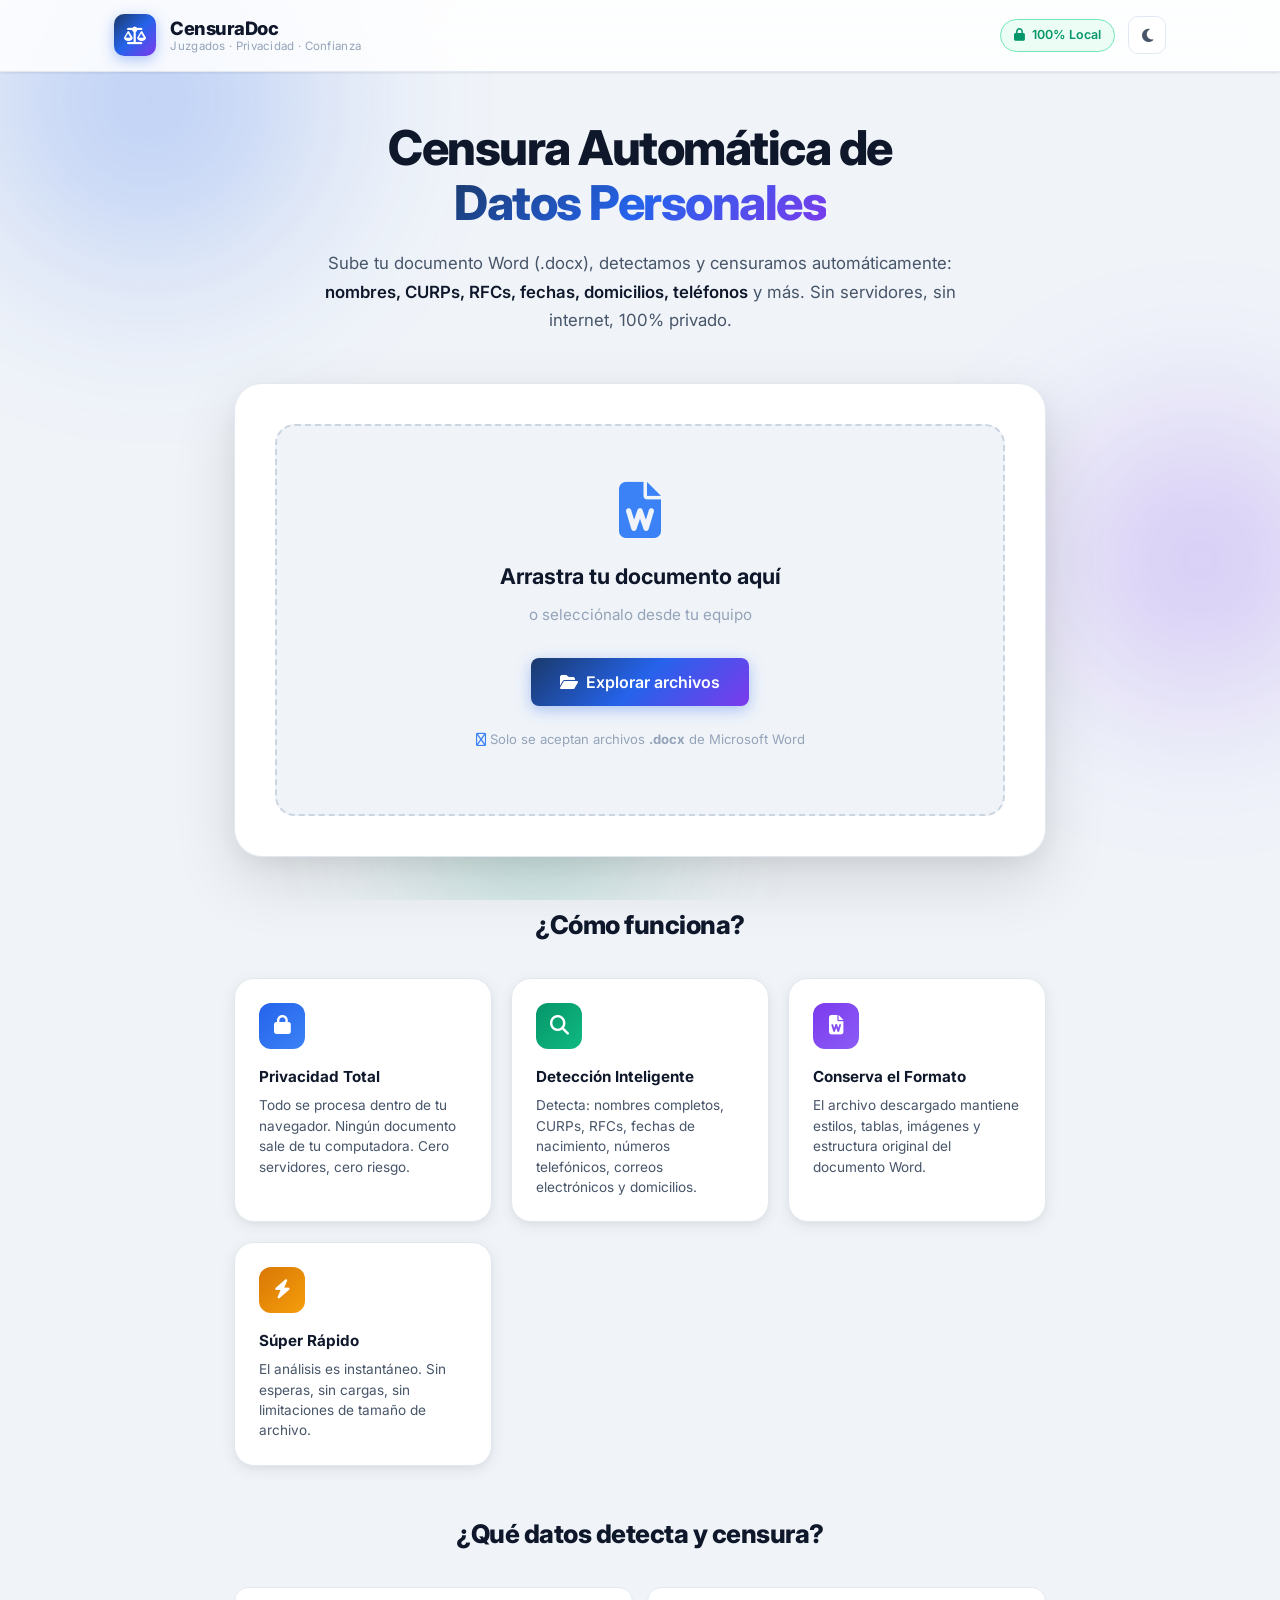
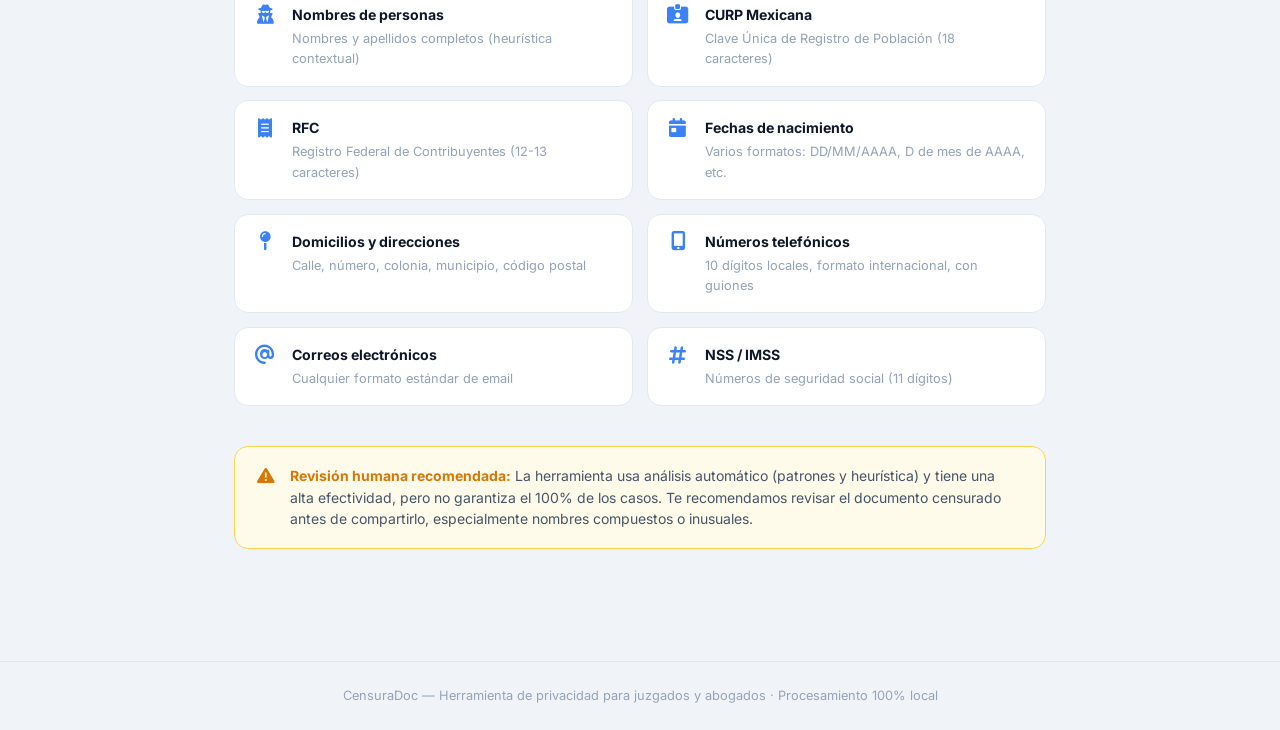
<file: index.html>
<!DOCTYPE html>
<html lang="es">
<head>
    <meta charset="UTF-8">
    <meta name="viewport" content="width=device-width, initial-scale=1.0">
    <meta name="description" content="Plataforma de Censura Judicial - Protección automática de datos personales en documentos Word. 100% local, sin internet.">
    <title>CensuraDoc — Protección de Datos Judiciales</title>
    <link href="https://fonts.googleapis.com/css2?family=Inter:wght@300;400;500;600;700;800&display=swap" rel="stylesheet">
    <link href="https://cdnjs.cloudflare.com/ajax/libs/font-awesome/6.5.0/css/all.min.css" rel="stylesheet">
    <link rel="stylesheet" href="style.css">
</head>
<body>

    <div class="bg-orbs">
        <div class="orb orb-1"></div>
        <div class="orb orb-2"></div>
        <div class="orb orb-3"></div>
    </div>

    <!-- HEADER -->
    <header class="site-header">
        <div class="header-inner">
            <div class="brand">
                <div class="brand-logo">
                    <i class="fa-solid fa-scale-balanced"></i>
                </div>
                <div class="brand-text">
                    <span class="brand-name">CensuraDoc</span>
                    <span class="brand-tagline">Juzgados · Privacidad · Confianza</span>
                </div>
            </div>
            <div class="header-badges">
                <span class="badge badge-secure"><i class="fa-solid fa-lock"></i> 100% Local</span>
                <button id="theme-toggle" class="theme-btn" aria-label="Cambiar tema">
                    <i class="fa-solid fa-moon"></i>
                </button>
            </div>
        </div>
    </header>

    <main class="main-content">

        <!-- HERO SECTION -->
        <section class="hero">
            <h1>Censura Automática de<br><span class="gradient-text">Datos Personales</span></h1>
            <p class="hero-subtitle">Sube tu documento Word (.docx), detectamos y censuramos automáticamente: <strong>nombres, CURPs, RFCs, fechas, domicilios, teléfonos</strong> y más. Sin servidores, sin internet, 100% privado.</p>
        </section>

        <!-- MAIN TOOL CARD -->
        <section class="tool-card" id="tool-card">

            <!-- STEP 1: DROP ZONE -->
            <div id="step-upload" class="step step-active">
                <div id="drop-area" class="drop-zone">
                    <div class="drop-zone-content">
                        <div class="drop-icon-wrapper">
                            <i class="fa-solid fa-file-word drop-icon"></i>
                            <div class="drop-icon-ring"></div>
                        </div>
                        <h2>Arrastra tu documento aquí</h2>
                        <p>o selecciónalo desde tu equipo</p>
                        <input type="file" id="file-input" accept=".docx" hidden>
                        <button id="browse-btn" class="btn btn-primary btn-lg" onclick="document.getElementById('file-input').click()">
                            <i class="fa-solid fa-folder-open"></i> Explorar archivos
                        </button>
                        <p class="format-note"><i class="fa-regular fa-circle-info"></i> Solo se aceptan archivos <strong>.docx</strong> de Microsoft Word</p>
                    </div>
                </div>
                <div id="error-banner" class="error-banner hidden">
                    <i class="fa-solid fa-triangle-exclamation"></i>
                    <span id="error-text"></span>
                </div>
            </div>

            <!-- STEP 2: PROCESSING -->
            <div id="step-processing" class="step hidden">
                <div class="processing-view">
                    <div class="file-pill">
                        <i class="fa-solid fa-file-word"></i>
                        <span id="file-name-display">documento.docx</span>
                    </div>
                    <div class="progress-section">
                        <div class="progress-header">
                            <span id="progress-label" class="progress-label">Iniciando análisis...</span>
                            <span id="progress-pct" class="progress-pct">0%</span>
                        </div>
                        <div class="progress-track">
                            <div id="progress-bar" class="progress-bar-fill"></div>
                        </div>
                    </div>
                    <div class="scan-animation">
                        <div class="scan-line"></div>
                        <div class="scan-item"><i class="fa-solid fa-user-shield"></i> Buscando nombres...</div>
                        <div class="scan-item"><i class="fa-solid fa-id-card"></i> Analizando CURPs y RFCs...</div>
                        <div class="scan-item"><i class="fa-solid fa-calendar-days"></i> Detectando fechas...</div>
                        <div class="scan-item"><i class="fa-solid fa-location-dot"></i> Identificando domicilios...</div>
                        <div class="scan-item"><i class="fa-solid fa-phone"></i> Rastreando teléfonos...</div>
                    </div>
                </div>
            </div>

            <!-- STEP 3: RESULTS -->
            <div id="step-results" class="step hidden">
                <div class="results-view">
                    <div class="success-banner">
                        <div class="success-icon"><i class="fa-solid fa-shield-check"></i></div>
                        <div>
                            <h3>¡Documento censurado con éxito!</h3>
                            <p id="stats-summary">Se encontraron y censuraron datos personales.</p>
                        </div>
                    </div>

                    <!-- STATS GRID -->
                    <div class="stats-grid" id="stats-grid">
                        <div class="stat-chip" id="stat-names">
                            <i class="fa-solid fa-user"></i>
                            <div class="stat-info">
                                <span class="stat-count" id="count-names">0</span>
                                <span class="stat-label">Nombres</span>
                            </div>
                        </div>
                        <div class="stat-chip" id="stat-curp">
                            <i class="fa-solid fa-id-card"></i>
                            <div class="stat-info">
                                <span class="stat-count" id="count-curp">0</span>
                                <span class="stat-label">CURPs</span>
                            </div>
                        </div>
                        <div class="stat-chip" id="stat-rfc">
                            <i class="fa-solid fa-file-invoice"></i>
                            <div class="stat-info">
                                <span class="stat-count" id="count-rfc">0</span>
                                <span class="stat-label">RFCs</span>
                            </div>
                        </div>
                        <div class="stat-chip" id="stat-dates">
                            <i class="fa-solid fa-calendar-days"></i>
                            <div class="stat-info">
                                <span class="stat-count" id="count-dates">0</span>
                                <span class="stat-label">Fechas</span>
                            </div>
                        </div>
                        <div class="stat-chip" id="stat-phones">
                            <i class="fa-solid fa-phone"></i>
                            <div class="stat-info">
                                <span class="stat-count" id="count-phones">0</span>
                                <span class="stat-label">Teléfonos</span>
                            </div>
                        </div>
                        <div class="stat-chip" id="stat-emails">
                            <i class="fa-solid fa-envelope"></i>
                            <div class="stat-info">
                                <span class="stat-count" id="count-emails">0</span>
                                <span class="stat-label">Correos</span>
                            </div>
                        </div>
                        <div class="stat-chip" id="stat-addr">
                            <i class="fa-solid fa-location-dot"></i>
                            <div class="stat-info">
                                <span class="stat-count" id="count-addr">0</span>
                                <span class="stat-label">Domicilios</span>
                            </div>
                        </div>
                        <div class="stat-chip stat-total">
                            <i class="fa-solid fa-shield-halved"></i>
                            <div class="stat-info">
                                <span class="stat-count" id="count-total">0</span>
                                <span class="stat-label">Total</span>
                            </div>
                        </div>
                    </div>

                    <!-- REDACTION MODE TOGGLE -->
                    <div class="mode-selector">
                        <p class="mode-label"><i class="fa-solid fa-paintbrush"></i> Modo de censura en el documento:</p>
                        <div class="mode-tabs">
                            <button class="mode-tab active" data-mode="block" id="mode-block">
                                <span class="mode-preview-block">████████</span>
                                <span>Barra negra</span>
                            </button>
                            <button class="mode-tab" data-mode="bold" id="mode-bold">
                                <span class="mode-preview-bold">[DATOS PERSONALES]</span>
                                <span>Etiqueta negrita</span>
                            </button>
                            <button class="mode-tab" data-mode="asterisk" id="mode-asterisk">
                                <span class="mode-preview-asterisk">••••••••</span>
                                <span>Puntos</span>
                            </button>
                        </div>
                    </div>

                    <!-- ACTIONS -->
                    <div class="result-actions">
                        <button id="download-btn" class="btn btn-success btn-lg btn-full">
                            <i class="fa-solid fa-download"></i> Descargar Documento Censurado
                        </button>
                        <button id="reset-btn" class="btn btn-outline btn-lg btn-full">
                            <i class="fa-solid fa-rotate-left"></i> Censurar otro documento
                        </button>
                    </div>
                </div>
            </div>

        </section>

        <!-- HOW IT WORKS -->
        <section class="features-section">
            <h2 class="section-title">¿Cómo funciona?</h2>
            <div class="features-grid">
                <div class="feature-card">
                    <div class="feature-icon fc-blue"><i class="fa-solid fa-lock"></i></div>
                    <h3>Privacidad Total</h3>
                    <p>Todo se procesa dentro de tu navegador. Ningún documento sale de tu computadora. Cero servidores, cero riesgo.</p>
                </div>
                <div class="feature-card">
                    <div class="feature-icon fc-green"><i class="fa-solid fa-magnifying-glass"></i></div>
                    <h3>Detección Inteligente</h3>
                    <p>Detecta: nombres completos, CURPs, RFCs, fechas de nacimiento, números telefónicos, correos electrónicos y domicilios.</p>
                </div>
                <div class="feature-card">
                    <div class="feature-icon fc-purple"><i class="fa-solid fa-file-word"></i></div>
                    <h3>Conserva el Formato</h3>
                    <p>El archivo descargado mantiene estilos, tablas, imágenes y estructura original del documento Word.</p>
                </div>
                <div class="feature-card">
                    <div class="feature-icon fc-orange"><i class="fa-solid fa-bolt"></i></div>
                    <h3>Súper Rápido</h3>
                    <p>El análisis es instantáneo. Sin esperas, sin cargas, sin limitaciones de tamaño de archivo.</p>
                </div>
            </div>
        </section>

        <!-- WHAT IT DETECTS -->
        <section class="detects-section">
            <h2 class="section-title">¿Qué datos detecta y censura?</h2>
            <div class="detects-grid">
                <div class="detect-item">
                    <i class="fa-solid fa-user-secret"></i>
                    <div>
                        <strong>Nombres de personas</strong>
                        <span>Nombres y apellidos completos (heurística contextual)</span>
                    </div>
                </div>
                <div class="detect-item">
                    <i class="fa-solid fa-id-card-clip"></i>
                    <div>
                        <strong>CURP Mexicana</strong>
                        <span>Clave Única de Registro de Población (18 caracteres)</span>
                    </div>
                </div>
                <div class="detect-item">
                    <i class="fa-solid fa-receipt"></i>
                    <div>
                        <strong>RFC</strong>
                        <span>Registro Federal de Contribuyentes (12-13 caracteres)</span>
                    </div>
                </div>
                <div class="detect-item">
                    <i class="fa-solid fa-calendar-day"></i>
                    <div>
                        <strong>Fechas de nacimiento</strong>
                        <span>Varios formatos: DD/MM/AAAA, D de mes de AAAA, etc.</span>
                    </div>
                </div>
                <div class="detect-item">
                    <i class="fa-solid fa-map-pin"></i>
                    <div>
                        <strong>Domicilios y direcciones</strong>
                        <span>Calle, número, colonia, municipio, código postal</span>
                    </div>
                </div>
                <div class="detect-item">
                    <i class="fa-solid fa-mobile-screen-button"></i>
                    <div>
                        <strong>Números telefónicos</strong>
                        <span>10 dígitos locales, formato internacional, con guiones</span>
                    </div>
                </div>
                <div class="detect-item">
                    <i class="fa-solid fa-at"></i>
                    <div>
                        <strong>Correos electrónicos</strong>
                        <span>Cualquier formato estándar de email</span>
                    </div>
                </div>
                <div class="detect-item">
                    <i class="fa-solid fa-hashtag"></i>
                    <div>
                        <strong>NSS / IMSS</strong>
                        <span>Números de seguridad social (11 dígitos)</span>
                    </div>
                </div>
            </div>
        </section>

        <!-- DISCLAIMER -->
        <section class="disclaimer">
            <i class="fa-solid fa-triangle-exclamation"></i>
            <div>
                <strong>Revisión humana recomendada:</strong> La herramienta usa análisis automático (patrones y heurística) y tiene una alta efectividad, pero no garantiza el 100% de los casos. Te recomendamos revisar el documento censurado antes de compartirlo, especialmente nombres compuestos o inusuales.
            </div>
        </section>

    </main>

    <footer class="site-footer">
        <p>CensuraDoc — Herramienta de privacidad para juzgados y abogados · Procesamiento 100% local</p>
    </footer>

    <!-- JSZip: primero local (funciona sin internet / USB), luego CDN como respaldo -->
    <script src="jszip.min.js"></script>
    <script>
        if (typeof JSZip === 'undefined') {
            // Fallback a CDN si el archivo local no está disponible
            var s = document.createElement('script');
            s.src = 'https://cdnjs.cloudflare.com/ajax/libs/jszip/3.10.1/jszip.min.js';
            document.head.appendChild(s);
        }
    </script>
    <script src="logic.js"></script>
</body>
</html>
</file>
<file: style.css>
/* ==========================================================
   CensuraDoc — Estilos Premium para Herramienta Judicial
   ========================================================== */

:root {
    /* Color Palette – Light Mode */
    --bg: #f0f4f9;
    --bg-card: #ffffff;
    --bg-glass: rgba(255, 255, 255, 0.85);
    --border: #e2e8f0;
    --border-strong: #cbd5e0;

    --primary: #1a3a6b;
    --primary-light: #2b5da3;
    --primary-glow: rgba(43, 93, 163, 0.15);

    --accent: #3b82f6;
    --accent-2: #8b5cf6;

    --text-h: #0f172a;
    --text-p: #475569;
    --text-muted: #94a3b8;

    --success: #059669;
    --success-light: #ecfdf5;
    --success-border: #6ee7b7;

    --danger: #dc2626;
    --danger-light: #fef2f2;
    --danger-border: #fca5a5;

    --warning: #d97706;
    --warning-light: #fffbeb;
    --warning-border: #fcd34d;

    --gradient-hero: linear-gradient(135deg, #1a3a6b 0%, #2563eb 50%, #7c3aed 100%);
    --shadow-sm: 0 1px 3px rgba(0,0,0,0.06), 0 1px 2px rgba(0,0,0,0.04);
    --shadow-md: 0 4px 16px rgba(0,0,0,0.07), 0 2px 6px rgba(0,0,0,0.04);
    --shadow-lg: 0 12px 40px rgba(0,0,0,0.10), 0 4px 12px rgba(0,0,0,0.05);
    --shadow-xl: 0 24px 64px rgba(0,0,0,0.12), 0 8px 24px rgba(0,0,0,0.06);

    --radius-sm: 8px;
    --radius-md: 14px;
    --radius-lg: 20px;
    --radius-xl: 28px;

    --transition: all 0.25s cubic-bezier(0.4, 0, 0.2, 1);
}

/* ---- Dark Mode ---- */
[data-theme="dark"] {
    --bg: #0d1117;
    --bg-card: #161b22;
    --bg-glass: rgba(22, 27, 34, 0.9);
    --border: #21262d;
    --border-strong: #30363d;

    --primary: #58a6ff;
    --primary-light: #79c0ff;
    --primary-glow: rgba(88, 166, 255, 0.1);

    --accent: #58a6ff;
    --accent-2: #a78bfa;

    --text-h: #f0f6fc;
    --text-p: #8b949e;
    --text-muted: #6e7681;

    --success: #3fb950;
    --success-light: #0f2a1a;
    --success-border: #238636;

    --danger: #f85149;
    --danger-light: #2a0e0e;
    --danger-border: #6e2020;

    --warning: #e3b341;
    --warning-light: #2a1f08;
    --warning-border: #6e5120;

    --shadow-sm: 0 1px 3px rgba(0,0,0,0.3);
    --shadow-md: 0 4px 16px rgba(0,0,0,0.35);
    --shadow-lg: 0 12px 40px rgba(0,0,0,0.4);
    --shadow-xl: 0 24px 64px rgba(0,0,0,0.5);
}

/* ==========================================================
   RESET & BASE
   ========================================================== */
*, *::before, *::after {
    margin: 0;
    padding: 0;
    box-sizing: border-box;
}

html { scroll-behavior: smooth; }

body {
    font-family: 'Inter', -apple-system, BlinkMacSystemFont, 'Segoe UI', sans-serif;
    background-color: var(--bg);
    color: var(--text-p);
    min-height: 100vh;
    line-height: 1.6;
    transition: background-color 0.3s ease, color 0.3s ease;
    overflow-x: hidden;
}

/* ==========================================================
   BACKGROUND ORBS
   ========================================================== */
.bg-orbs { position: fixed; inset: 0; overflow: hidden; pointer-events: none; z-index: 0; }

.orb {
    position: absolute;
    border-radius: 50%;
    filter: blur(80px);
    opacity: 0.35;
    animation: orbFloat 12s ease-in-out infinite;
}

.orb-1 {
    width: 500px; height: 500px;
    top: -150px; left: -100px;
    background: radial-gradient(circle, #2563eb, transparent 70%);
    animation-delay: 0s;
}
.orb-2 {
    width: 400px; height: 400px;
    top: 40%; right: -120px;
    background: radial-gradient(circle, #7c3aed, transparent 70%);
    animation-delay: -4s;
}
.orb-3 {
    width: 300px; height: 300px;
    bottom: -80px; left: 30%;
    background: radial-gradient(circle, #059669, transparent 70%);
    animation-delay: -8s;
}

[data-theme="dark"] .orb { opacity: 0.12; }

@keyframes orbFloat {
    0%, 100% { transform: translate(0, 0) scale(1); }
    33% { transform: translate(20px, -30px) scale(1.05); }
    66% { transform: translate(-15px, 20px) scale(0.97); }
}

/* ==========================================================
   SITE HEADER
   ========================================================== */
.site-header {
    position: sticky;
    top: 0;
    z-index: 100;
    background: var(--bg-glass);
    backdrop-filter: blur(20px);
    -webkit-backdrop-filter: blur(20px);
    border-bottom: 1px solid var(--border);
    box-shadow: var(--shadow-sm);
}

.header-inner {
    max-width: 1100px;
    margin: 0 auto;
    padding: 0.9rem 1.5rem;
    display: flex;
    align-items: center;
    justify-content: space-between;
    gap: 1rem;
}

.brand {
    display: flex;
    align-items: center;
    gap: 0.9rem;
}

.brand-logo {
    width: 42px;
    height: 42px;
    background: var(--gradient-hero);
    border-radius: 10px;
    display: flex;
    align-items: center;
    justify-content: center;
    color: white;
    font-size: 1.1rem;
    box-shadow: 0 4px 14px rgba(37, 99, 235, 0.35);
    flex-shrink: 0;
}

.brand-text {
    display: flex;
    flex-direction: column;
    line-height: 1.2;
}

.brand-name {
    font-size: 1.15rem;
    font-weight: 800;
    color: var(--text-h);
    letter-spacing: -0.5px;
}

.brand-tagline {
    font-size: 0.72rem;
    color: var(--text-muted);
    font-weight: 400;
    letter-spacing: 0.3px;
}

.header-badges {
    display: flex;
    align-items: center;
    gap: 0.8rem;
}

.badge {
    display: inline-flex;
    align-items: center;
    gap: 0.4rem;
    padding: 0.35rem 0.85rem;
    border-radius: 999px;
    font-size: 0.78rem;
    font-weight: 600;
}

.badge-secure {
    background: var(--success-light);
    color: var(--success);
    border: 1px solid var(--success-border);
}

.theme-btn {
    width: 38px;
    height: 38px;
    border-radius: 10px;
    border: 1px solid var(--border);
    background: var(--bg-card);
    color: var(--text-p);
    cursor: pointer;
    font-size: 0.95rem;
    display: flex;
    align-items: center;
    justify-content: center;
    transition: var(--transition);
}

.theme-btn:hover {
    background: var(--primary-glow);
    color: var(--primary);
    border-color: var(--primary);
}

/* ==========================================================
   MAIN CONTENT
   ========================================================== */
.main-content {
    position: relative;
    z-index: 1;
    max-width: 860px;
    margin: 0 auto;
    padding: 3rem 1.5rem 4rem;
}

/* ==========================================================
   HERO
   ========================================================== */
.hero {
    text-align: center;
    margin-bottom: 3rem;
}

h1 {
    font-size: clamp(2rem, 5vw, 3rem);
    font-weight: 800;
    color: var(--text-h);
    line-height: 1.15;
    letter-spacing: -1.5px;
    margin-bottom: 1.2rem;
}

.gradient-text {
    background: var(--gradient-hero);
    -webkit-background-clip: text;
    -webkit-text-fill-color: transparent;
    background-clip: text;
}

.hero-subtitle {
    font-size: 1.05rem;
    color: var(--text-p);
    max-width: 640px;
    margin: 0 auto;
    line-height: 1.7;
}

.hero-subtitle strong {
    color: var(--text-h);
    font-weight: 600;
}

/* ==========================================================
   TOOL CARD
   ========================================================== */
.tool-card {
    background: var(--bg-card);
    border-radius: var(--radius-xl);
    padding: 2.5rem;
    box-shadow: var(--shadow-xl);
    border: 1px solid var(--border);
    margin-bottom: 3rem;
    min-height: 320px;
}

/* Step system */
.step { animation: stepIn 0.4s cubic-bezier(0.4, 0, 0.2, 1); }
.step.hidden { display: none !important; }

@keyframes stepIn {
    from { opacity: 0; transform: translateY(12px); }
    to   { opacity: 1; transform: translateY(0); }
}

/* ---- DROP ZONE ---- */
.drop-zone {
    border: 2px dashed var(--border-strong);
    border-radius: var(--radius-lg);
    padding: 3.5rem 2rem;
    text-align: center;
    cursor: pointer;
    transition: var(--transition);
    background: var(--bg);
    position: relative;
    overflow: hidden;
}

.drop-zone::before {
    content: '';
    position: absolute;
    inset: 0;
    background: var(--primary-glow);
    opacity: 0;
    transition: opacity 0.25s ease;
    pointer-events: none;
}

.drop-zone:hover,
.drop-zone.drag-active {
    border-color: var(--accent);
    border-style: solid;
}

.drop-zone:hover::before,
.drop-zone.drag-active::before {
    opacity: 1;
}

.drop-zone-content {
    display: flex;
    flex-direction: column;
    align-items: center;
    gap: 0.6rem;
    position: relative;
    z-index: 1;
}

.drop-icon-wrapper {
    position: relative;
    margin-bottom: 0.5rem;
}

.drop-icon {
    font-size: 3.5rem;
    color: var(--accent);
    display: block;
    transition: transform 0.3s ease;
}

.drop-zone:hover .drop-icon {
    transform: translateY(-5px) scale(1.08);
}

.drop-icon-ring {
    position: absolute;
    inset: -8px;
    border-radius: 50%;
    border: 2px solid var(--accent);
    opacity: 0;
    transform: scale(0.8);
    transition: all 0.35s ease;
}

.drop-zone:hover .drop-icon-ring {
    opacity: 0.25;
    transform: scale(1);
}

.drop-zone h2 {
    font-size: 1.35rem;
    font-weight: 700;
    color: var(--text-h);
    margin-top: 0.2rem;
}

.drop-zone p {
    color: var(--text-muted);
    font-size: 0.95rem;
    margin-bottom: 0.5rem;
}

.format-note {
    font-size: 0.82rem !important;
    margin-top: 0.8rem;
    color: var(--text-muted) !important;
}

.format-note i { color: var(--accent); }

/* ---- ERROR BANNER ---- */
.error-banner {
    display: flex;
    align-items: center;
    gap: 0.8rem;
    margin-top: 1.2rem;
    padding: 0.9rem 1.2rem;
    background: var(--danger-light);
    border: 1px solid var(--danger-border);
    border-radius: var(--radius-sm);
    color: var(--danger);
    font-weight: 500;
    font-size: 0.9rem;
}

/* ==========================================================
   BUTTONS
   ========================================================== */
.btn {
    display: inline-flex;
    align-items: center;
    justify-content: center;
    gap: 0.55rem;
    padding: 0.7rem 1.4rem;
    border: none;
    border-radius: var(--radius-sm);
    font-family: inherit;
    font-size: 0.95rem;
    font-weight: 600;
    cursor: pointer;
    transition: var(--transition);
    white-space: nowrap;
    text-decoration: none;
}

.btn:focus-visible {
    outline: 3px solid var(--accent);
    outline-offset: 2px;
}

.btn-lg { padding: 0.9rem 1.8rem; font-size: 1rem; }
.btn-full { width: 100%; }

.btn-primary {
    background: var(--gradient-hero);
    color: white;
    box-shadow: 0 4px 15px rgba(37, 99, 235, 0.35);
    margin-top: 0.8rem;
}

.btn-primary:hover {
    transform: translateY(-2px);
    box-shadow: 0 8px 24px rgba(37, 99, 235, 0.45);
}

.btn-success {
    background: linear-gradient(135deg, #059669, #047857);
    color: white;
    box-shadow: 0 4px 14px rgba(5, 150, 105, 0.3);
}

.btn-success:hover {
    transform: translateY(-2px);
    box-shadow: 0 8px 22px rgba(5, 150, 105, 0.4);
}

.btn-outline {
    background: transparent;
    color: var(--text-p);
    border: 1.5px solid var(--border-strong);
}

.btn-outline:hover {
    background: var(--bg);
    border-color: var(--primary);
    color: var(--primary);
}

/* ==========================================================
   PROCESSING VIEW (Step 2)
   ========================================================== */
.processing-view {
    text-align: center;
    padding: 1rem 0;
}

.file-pill {
    display: inline-flex;
    align-items: center;
    gap: 0.7rem;
    background: var(--bg);
    border: 1px solid var(--border);
    padding: 0.6rem 1.2rem;
    border-radius: 999px;
    font-size: 0.9rem;
    font-weight: 500;
    color: var(--text-h);
    margin-bottom: 2rem;
}

.file-pill i { color: #2563eb; font-size: 1.1rem; }

.progress-section { margin-bottom: 2rem; }

.progress-header {
    display: flex;
    justify-content: space-between;
    margin-bottom: 0.5rem;
    font-size: 0.88rem;
    font-weight: 500;
    color: var(--text-p);
}

.progress-pct { color: var(--accent); font-weight: 700; }

.progress-track {
    height: 8px;
    background: var(--bg);
    border: 1px solid var(--border);
    border-radius: 999px;
    overflow: hidden;
}

.progress-bar-fill {
    height: 100%;
    width: 0%;
    background: linear-gradient(90deg, #2563eb, #7c3aed);
    border-radius: 999px;
    transition: width 0.4s cubic-bezier(0.4, 0, 0.2, 1);
    position: relative;
    overflow: hidden;
}

.progress-bar-fill::after {
    content: '';
    position: absolute;
    top: 0; left: -100%;
    width: 100%; height: 100%;
    background: linear-gradient(90deg, transparent, rgba(255,255,255,0.35), transparent);
    animation: shimmer 1.5s ease infinite;
}

@keyframes shimmer {
    to { left: 200%; }
}

.scan-animation {
    display: flex;
    flex-direction: column;
    gap: 0.6rem;
    text-align: left;
    max-width: 350px;
    margin: 0 auto;
}

.scan-item {
    display: flex;
    align-items: center;
    gap: 0.75rem;
    font-size: 0.875rem;
    color: var(--text-muted);
    padding: 0.5rem 0.8rem;
    border-radius: var(--radius-sm);
    transition: var(--transition);
}

.scan-item.active {
    color: var(--accent);
    background: var(--primary-glow);
    font-weight: 600;
}

.scan-item.done {
    color: var(--success);
}

.scan-item i { width: 18px; text-align: center; }

/* ==========================================================
   RESULTS VIEW (Step 3)
   ========================================================== */
.results-view { display: flex; flex-direction: column; gap: 1.5rem; }

.success-banner {
    display: flex;
    align-items: center;
    gap: 1.2rem;
    padding: 1.2rem 1.5rem;
    background: var(--success-light);
    border: 1px solid var(--success-border);
    border-radius: var(--radius-md);
}

.success-icon {
    width: 48px;
    height: 48px;
    background: var(--success);
    border-radius: 12px;
    display: flex;
    align-items: center;
    justify-content: center;
    color: white;
    font-size: 1.4rem;
    flex-shrink: 0;
}

.success-banner h3 {
    font-size: 1.05rem;
    color: var(--success);
    font-weight: 700;
    margin-bottom: 0.15rem;
}

.success-banner p {
    font-size: 0.88rem;
    color: var(--text-p);
}

/* Stats grid */
.stats-grid {
    display: grid;
    grid-template-columns: repeat(4, 1fr);
    gap: 0.75rem;
}

.stat-chip {
    display: flex;
    align-items: center;
    gap: 0.6rem;
    padding: 0.75rem;
    background: var(--bg);
    border: 1px solid var(--border);
    border-radius: var(--radius-md);
    transition: var(--transition);
}

.stat-chip:hover {
    border-color: var(--accent);
    box-shadow: var(--shadow-sm);
}

.stat-chip i {
    font-size: 1.2rem;
    color: var(--accent);
    width: 22px;
    text-align: center;
}

.stat-info {
    display: flex;
    flex-direction: column;
    line-height: 1.2;
}

.stat-count {
    font-size: 1.25rem;
    font-weight: 800;
    color: var(--text-h);
}

.stat-label {
    font-size: 0.7rem;
    color: var(--text-muted);
    text-transform: uppercase;
    letter-spacing: 0.5px;
}

.stat-total {
    background: var(--primary-glow);
    border-color: var(--accent) !important;
}

.stat-total i { color: var(--accent-2); }
.stat-total .stat-count { color: var(--accent); }

/* Mode selector */
.mode-selector {}

.mode-label {
    font-size: 0.88rem;
    font-weight: 600;
    color: var(--text-h);
    margin-bottom: 0.75rem;
    display: flex;
    align-items: center;
    gap: 0.5rem;
}

.mode-tabs {
    display: flex;
    gap: 0.75rem;
    flex-wrap: wrap;
}

.mode-tab {
    flex: 1;
    min-width: 130px;
    display: flex;
    flex-direction: column;
    align-items: center;
    gap: 0.5rem;
    padding: 0.9rem 1rem;
    border: 2px solid var(--border);
    border-radius: var(--radius-md);
    background: var(--bg);
    cursor: pointer;
    transition: var(--transition);
    font-family: inherit;
    font-size: 0.82rem;
    font-weight: 500;
    color: var(--text-p);
}

.mode-tab:hover {
    border-color: var(--accent);
    color: var(--accent);
}

.mode-tab.active {
    border-color: var(--accent);
    background: var(--primary-glow);
    color: var(--accent);
}

.mode-preview-block {
    font-family: monospace;
    font-size: 0.9rem;
    background: #111;
    color: #111;
    padding: 0.1rem 0.4rem;
    border-radius: 3px;
    letter-spacing: 1px;
}

.mode-preview-bold {
    font-weight: 800;
    font-size: 0.75rem;
    color: var(--text-h);
    white-space: nowrap;
}

.mode-preview-asterisk {
    font-size: 0.9rem;
    color: var(--accent-2);
    letter-spacing: 2px;
}

/* Result Actions */
.result-actions {
    display: flex;
    flex-direction: column;
    gap: 0.75rem;
}

/* ==========================================================
   FEATURES SECTION
   ========================================================== */
.section-title {
    font-size: 1.6rem;
    font-weight: 800;
    color: var(--text-h);
    text-align: center;
    margin-bottom: 2rem;
    letter-spacing: -0.5px;
}

.features-section { margin-bottom: 3rem; }

.features-grid {
    display: grid;
    grid-template-columns: repeat(auto-fit, minmax(190px, 1fr));
    gap: 1.2rem;
}

.feature-card {
    background: var(--bg-card);
    border: 1px solid var(--border);
    border-radius: var(--radius-lg);
    padding: 1.5rem;
    box-shadow: var(--shadow-md);
    transition: var(--transition);
}

.feature-card:hover {
    transform: translateY(-4px);
    box-shadow: var(--shadow-lg);
    border-color: var(--accent);
}

.feature-icon {
    width: 46px;
    height: 46px;
    border-radius: 12px;
    display: flex;
    align-items: center;
    justify-content: center;
    font-size: 1.2rem;
    color: white;
    margin-bottom: 1rem;
}

.fc-blue   { background: linear-gradient(135deg, #2563eb, #3b82f6); }
.fc-green  { background: linear-gradient(135deg, #059669, #10b981); }
.fc-purple { background: linear-gradient(135deg, #7c3aed, #8b5cf6); }
.fc-orange { background: linear-gradient(135deg, #d97706, #f59e0b); }

.feature-card h3 {
    font-size: 0.95rem;
    font-weight: 700;
    color: var(--text-h);
    margin-bottom: 0.4rem;
}

.feature-card p {
    font-size: 0.85rem;
    color: var(--text-p);
    line-height: 1.5;
}

/* ==========================================================
   DETECTS SECTION
   ========================================================== */
.detects-section { margin-bottom: 2.5rem; }

.detects-grid {
    display: grid;
    grid-template-columns: repeat(auto-fit, minmax(280px, 1fr));
    gap: 0.85rem;
}

.detect-item {
    display: flex;
    align-items: flex-start;
    gap: 1rem;
    padding: 1rem 1.2rem;
    background: var(--bg-card);
    border: 1px solid var(--border);
    border-radius: var(--radius-md);
    transition: var(--transition);
}

.detect-item:hover { border-color: var(--accent); }

.detect-item i {
    font-size: 1.2rem;
    color: var(--accent);
    margin-top: 0.1rem;
    width: 22px;
    text-align: center;
    flex-shrink: 0;
}

.detect-item div { display: flex; flex-direction: column; gap: 0.15rem; }

.detect-item strong {
    font-size: 0.88rem;
    font-weight: 700;
    color: var(--text-h);
}

.detect-item span {
    font-size: 0.8rem;
    color: var(--text-muted);
}

/* ==========================================================
   DISCLAIMER
   ========================================================== */
.disclaimer {
    display: flex;
    align-items: flex-start;
    gap: 0.9rem;
    padding: 1.1rem 1.4rem;
    background: var(--warning-light);
    border: 1px solid var(--warning-border);
    border-radius: var(--radius-md);
    font-size: 0.875rem;
    color: var(--text-p);
    line-height: 1.55;
    margin-bottom: 3rem;
}

.disclaimer i {
    color: var(--warning);
    font-size: 1.1rem;
    margin-top: 0.1rem;
    flex-shrink: 0;
}

.disclaimer strong { color: var(--warning); }

/* ==========================================================
   FOOTER
   ========================================================== */
.site-footer {
    text-align: center;
    padding: 1.5rem;
    font-size: 0.8rem;
    color: var(--text-muted);
    border-top: 1px solid var(--border);
}

/* ==========================================================
   UTILITY
   ========================================================== */
.hidden { display: none !important; }

/* ==========================================================
   RESPONSIVE
   ========================================================== */
@media (max-width: 680px) {
    .main-content { padding: 2rem 1rem 3rem; }
    .tool-card { padding: 1.5rem; }
    .stats-grid { grid-template-columns: repeat(2, 1fr); }
    .header-inner { padding: 0.75rem 1rem; }
    .brand-tagline { display: none; }
    .badge-secure { display: none; }
    .mode-tabs { flex-direction: column; }
    .drop-zone { padding: 2.5rem 1rem; }
    h1 { letter-spacing: -0.8px; }
}

@media (max-width: 400px) {
    .stats-grid { grid-template-columns: repeat(2, 1fr); }
    .features-grid { grid-template-columns: 1fr; }
}
</file>
